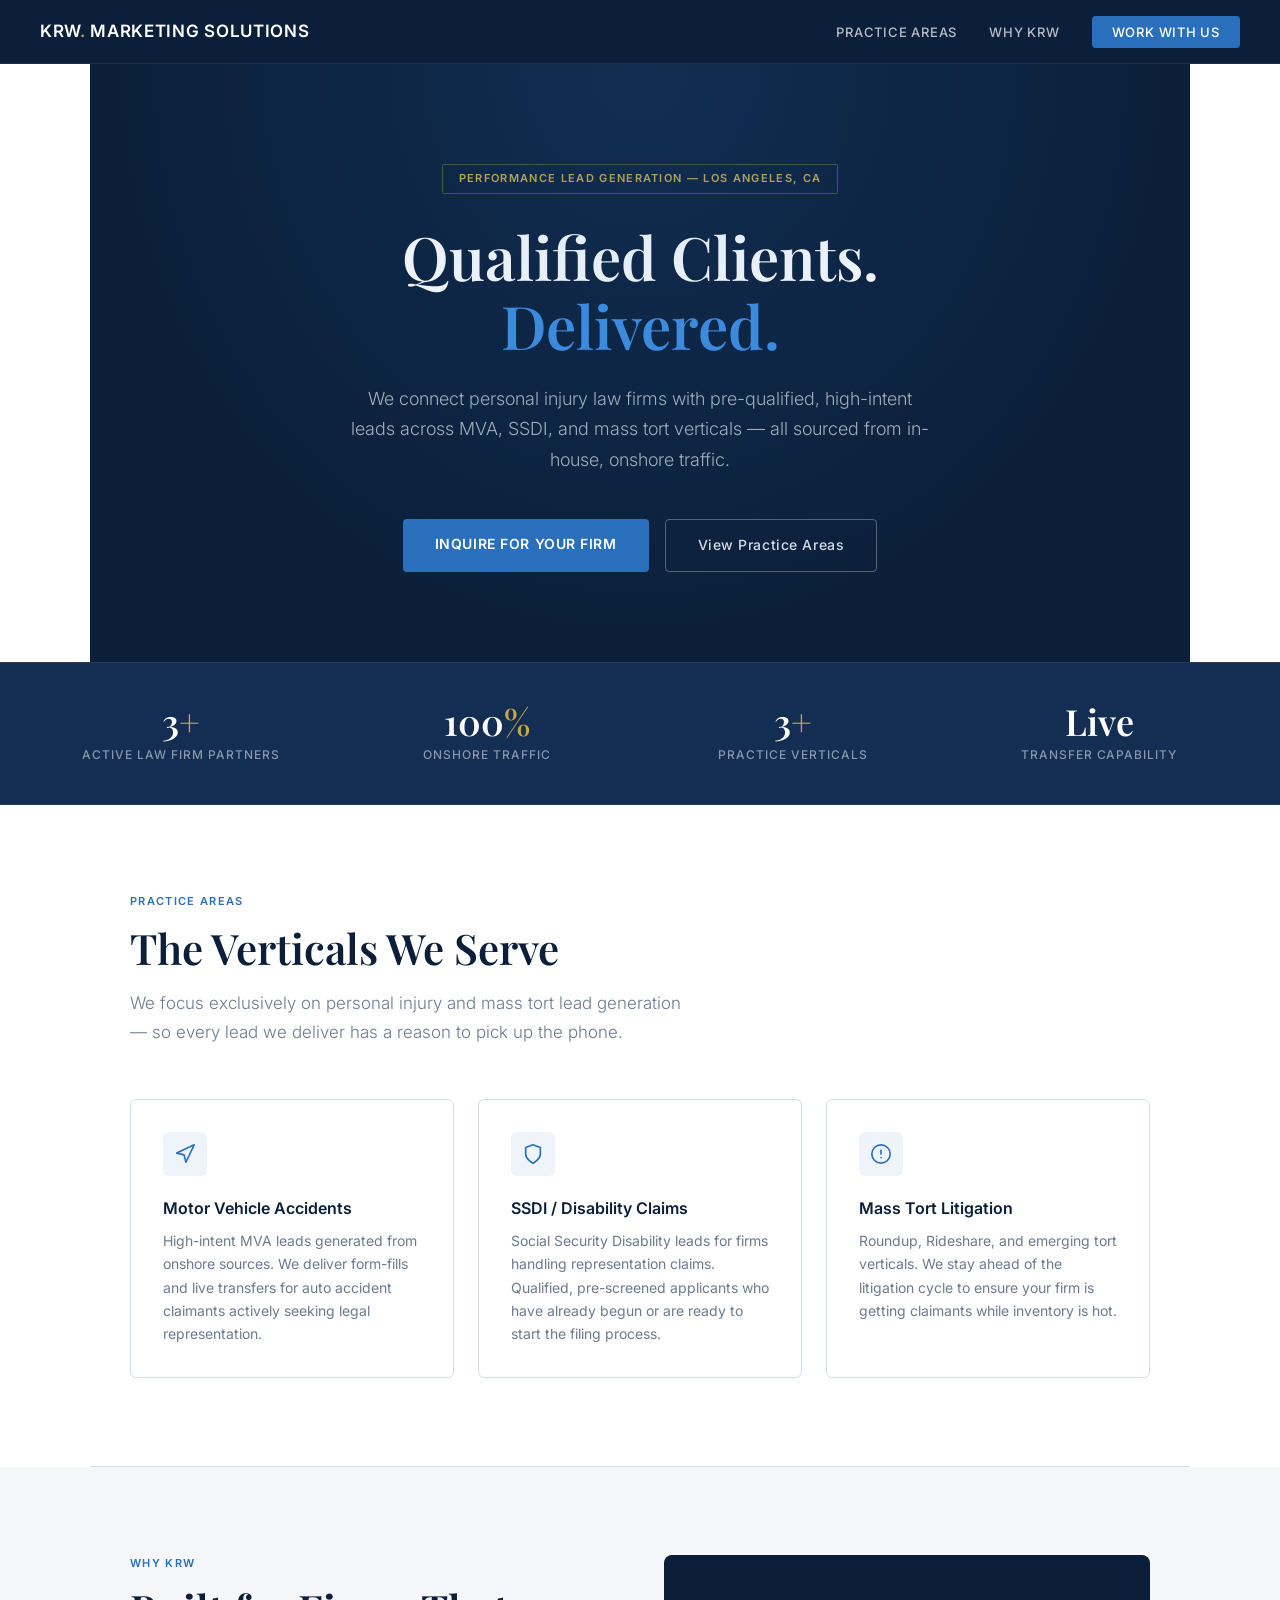
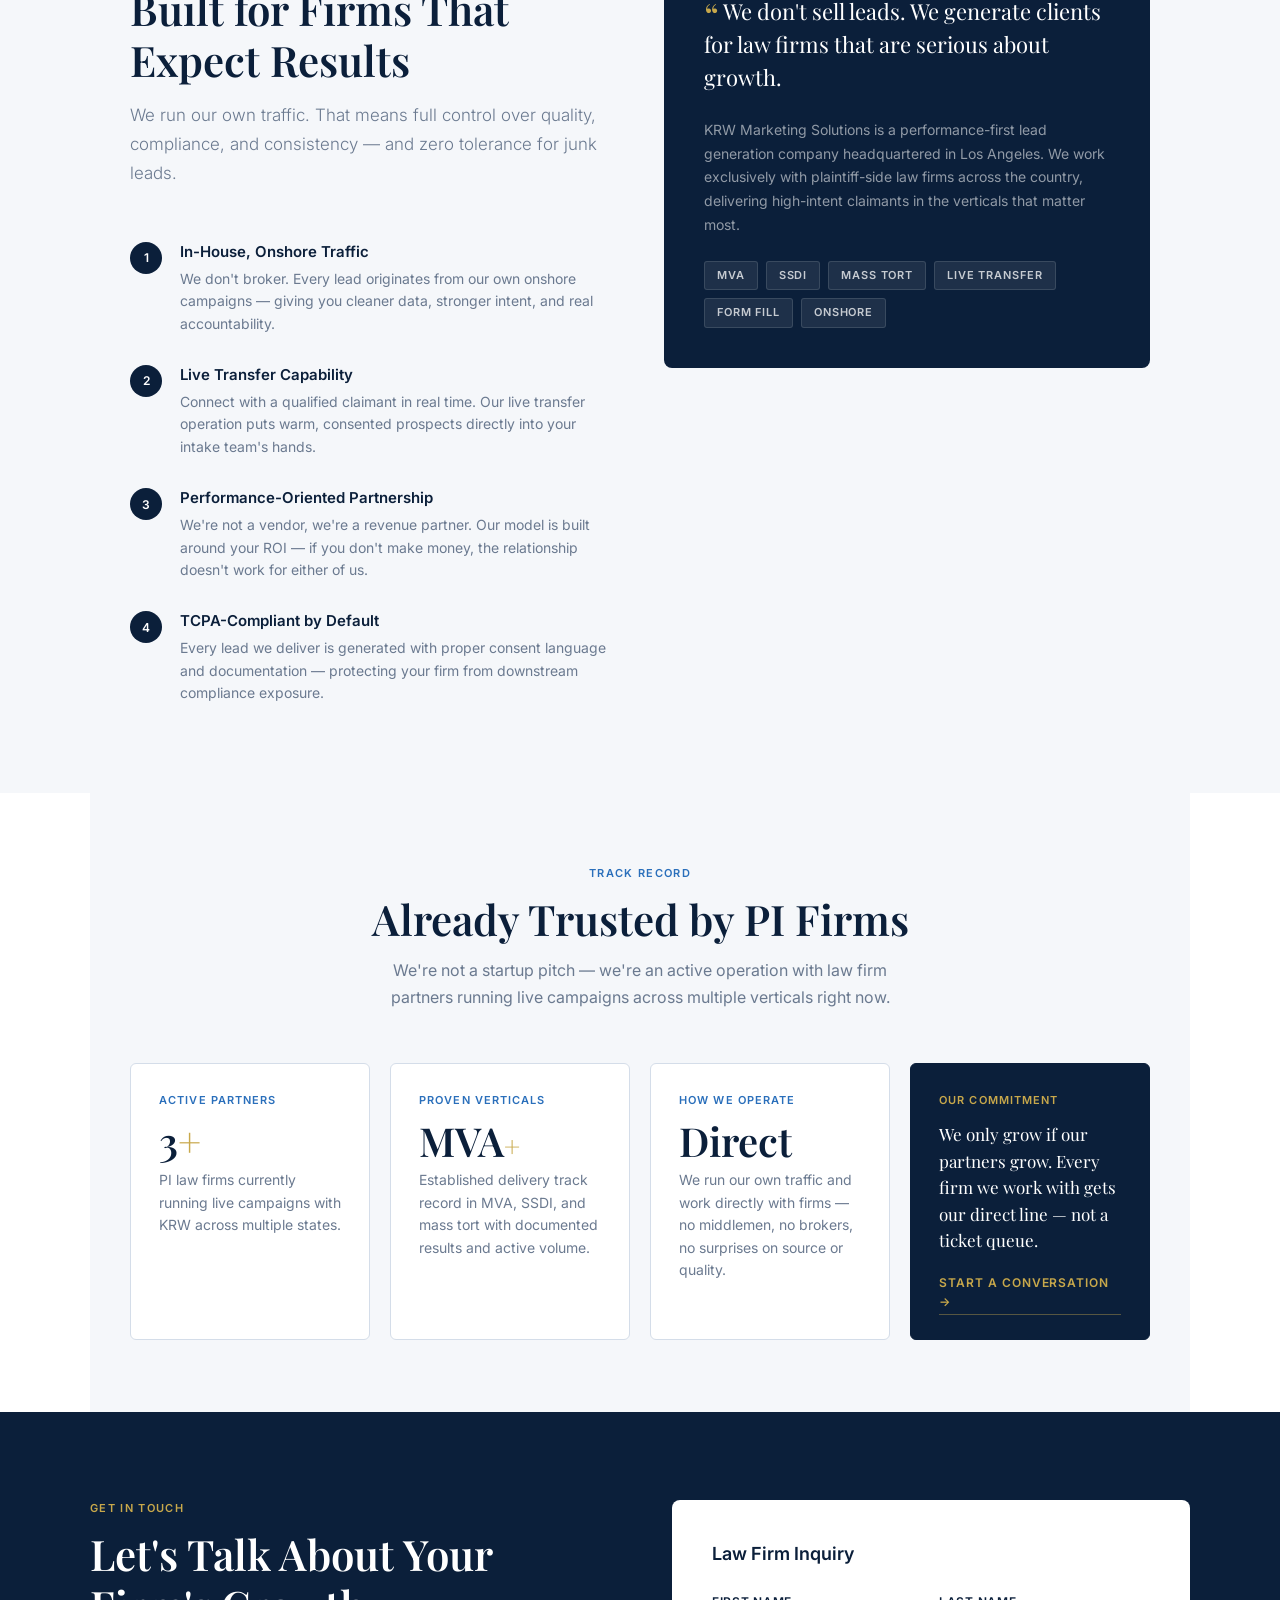
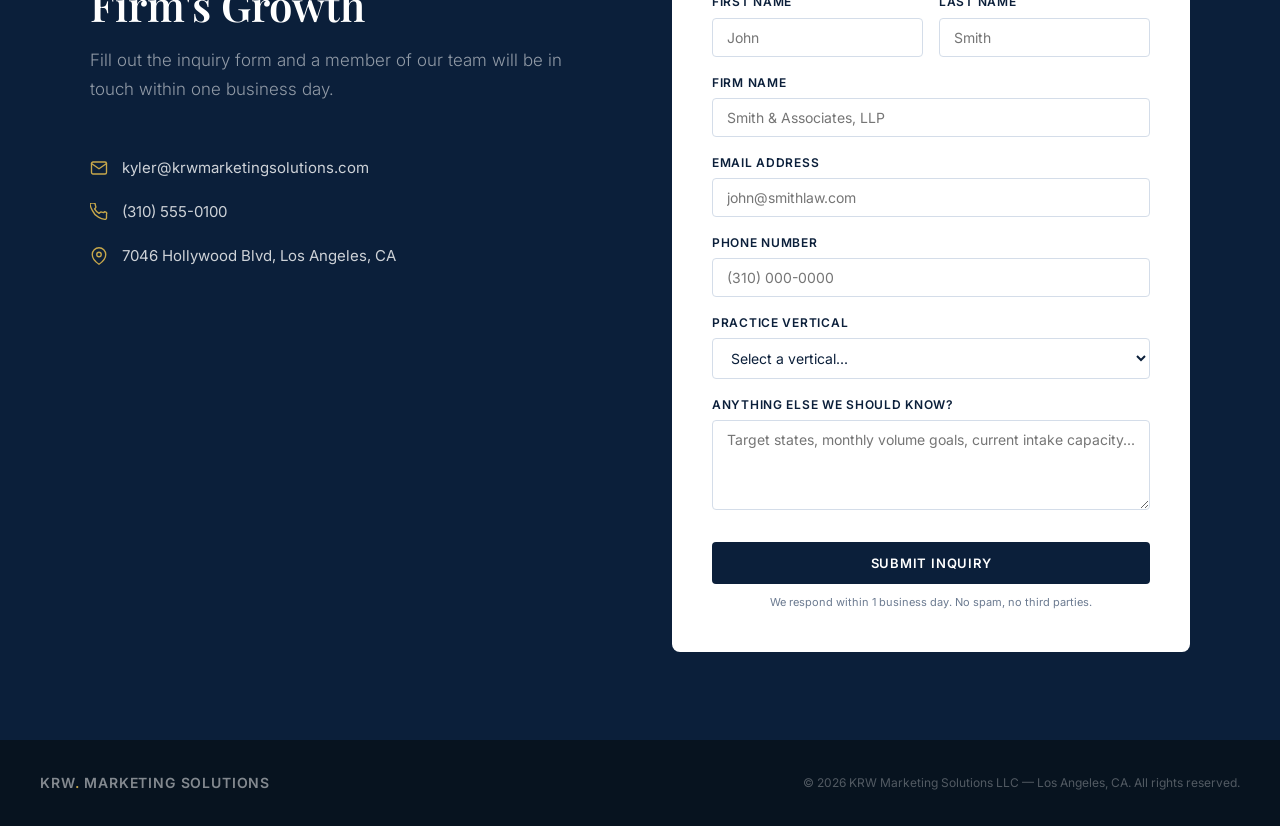
<file: index-17.html>
<!DOCTYPE html>
<html lang="en">
<head>
<meta charset="UTF-8" />
<meta name="viewport" content="width=device-width, initial-scale=1.0" />
<title>KRW Marketing Solutions — Performance Lead Generation for Law Firms</title>
<link href="https://fonts.googleapis.com/css2?family=Playfair+Display:wght@400;600&family=Inter:wght@300;400;500;600&display=swap" rel="stylesheet" />
<style>
  *, *::before, *::after { box-sizing: border-box; margin: 0; padding: 0; }

  :root {
    --navy: #0B1F3A;
    --navy-mid: #142D52;
    --navy-light: #1E3F6F;
    --blue-accent: #2A6FBB;
    --blue-bright: #3D8DE0;
    --off-white: #F5F7FA;
    --white: #FFFFFF;
    --text-muted: #6B7A90;
    --border: #D4DDE9;
    --gold: #C8A84B;
  }

  html { scroll-behavior: smooth; }

  body {
    font-family: 'Inter', sans-serif;
    background: var(--white);
    color: var(--navy);
    font-size: 16px;
    line-height: 1.6;
  }

  /* NAV */
  nav {
    position: sticky;
    top: 0;
    z-index: 100;
    background: var(--navy);
    border-bottom: 1px solid rgba(255,255,255,0.08);
    padding: 0 40px;
    display: flex;
    align-items: center;
    justify-content: space-between;
    height: 64px;
  }

  .nav-logo {
    font-family: 'Inter', sans-serif;
    font-weight: 600;
    font-size: 17px;
    color: var(--white);
    letter-spacing: 0.04em;
    text-transform: uppercase;
  }

  .nav-logo span {
    color: var(--gold);
  }

  .nav-links {
    display: flex;
    gap: 32px;
    list-style: none;
  }

  .nav-links a {
    color: rgba(255,255,255,0.7);
    text-decoration: none;
    font-size: 13px;
    font-weight: 500;
    letter-spacing: 0.06em;
    text-transform: uppercase;
    transition: color 0.2s;
  }

  .nav-links a:hover { color: var(--white); }

  .nav-cta {
    background: var(--blue-accent);
    color: var(--white) !important;
    padding: 8px 20px;
    border-radius: 4px;
    opacity: 1 !important;
  }

  .nav-cta:hover { background: var(--blue-bright); }

  /* HERO */
  .hero {
    background: var(--navy);
    padding: 100px 40px 90px;
    text-align: center;
    position: relative;
    overflow: hidden;
  }

  .hero::before {
    content: '';
    position: absolute;
    top: 0; left: 0; right: 0; bottom: 0;
    background: radial-gradient(ellipse at 50% 0%, rgba(42,111,187,0.18) 0%, transparent 70%);
    pointer-events: none;
  }

  .hero-eyebrow {
    display: inline-block;
    font-size: 11px;
    font-weight: 600;
    letter-spacing: 0.12em;
    text-transform: uppercase;
    color: var(--gold);
    border: 1px solid rgba(200,168,75,0.35);
    padding: 5px 16px;
    border-radius: 2px;
    margin-bottom: 28px;
  }

  .hero h1 {
    font-family: 'Playfair Display', serif;
    font-size: clamp(36px, 5vw, 60px);
    font-weight: 600;
    color: var(--white);
    line-height: 1.15;
    max-width: 820px;
    margin: 0 auto 24px;
  }

  .hero h1 em {
    font-style: normal;
    color: var(--blue-bright);
  }

  .hero-sub {
    font-size: 18px;
    font-weight: 300;
    color: rgba(255,255,255,0.65);
    max-width: 580px;
    margin: 0 auto 44px;
    line-height: 1.7;
  }

  .hero-btns {
    display: flex;
    gap: 16px;
    justify-content: center;
    flex-wrap: wrap;
  }

  .btn-primary {
    background: var(--blue-accent);
    color: var(--white);
    padding: 14px 32px;
    border-radius: 4px;
    font-weight: 600;
    font-size: 14px;
    letter-spacing: 0.04em;
    text-decoration: none;
    text-transform: uppercase;
    transition: background 0.2s;
  }

  .btn-primary:hover { background: var(--blue-bright); }

  .btn-outline {
    border: 1px solid rgba(255,255,255,0.3);
    color: rgba(255,255,255,0.85);
    padding: 14px 32px;
    border-radius: 4px;
    font-weight: 500;
    font-size: 14px;
    letter-spacing: 0.04em;
    text-decoration: none;
    transition: border-color 0.2s, color 0.2s;
  }

  .btn-outline:hover { border-color: rgba(255,255,255,0.7); color: var(--white); }

  /* STATS BAR */
  .stats-bar {
    background: var(--navy-mid);
    border-top: 1px solid rgba(255,255,255,0.07);
    border-bottom: 1px solid rgba(255,255,255,0.07);
    padding: 40px;
    display: grid;
    grid-template-columns: repeat(auto-fit, minmax(180px, 1fr));
    gap: 24px;
    text-align: center;
  }

  .stat-item {}

  .stat-num {
    font-family: 'Playfair Display', serif;
    font-size: 36px;
    font-weight: 600;
    color: var(--white);
    line-height: 1;
  }

  .stat-num span {
    color: var(--gold);
  }

  .stat-label {
    font-size: 12px;
    font-weight: 500;
    letter-spacing: 0.08em;
    text-transform: uppercase;
    color: rgba(255,255,255,0.5);
    margin-top: 6px;
  }

  /* SECTIONS */
  section {
    padding: 88px 40px;
    max-width: 1100px;
    margin: 0 auto;
  }

  .section-eyebrow {
    font-size: 11px;
    font-weight: 600;
    letter-spacing: 0.12em;
    text-transform: uppercase;
    color: var(--blue-accent);
    margin-bottom: 12px;
  }

  .section-title {
    font-family: 'Playfair Display', serif;
    font-size: clamp(28px, 3.5vw, 42px);
    font-weight: 600;
    color: var(--navy);
    line-height: 1.2;
    margin-bottom: 16px;
  }

  .section-sub {
    font-size: 17px;
    font-weight: 300;
    color: var(--text-muted);
    max-width: 560px;
    line-height: 1.7;
    margin-bottom: 52px;
  }

  /* VERTICALS */
  .verticals-grid {
    display: grid;
    grid-template-columns: repeat(auto-fit, minmax(280px, 1fr));
    gap: 24px;
  }

  .vertical-card {
    border: 1px solid var(--border);
    border-radius: 6px;
    padding: 32px;
    background: var(--white);
    transition: border-color 0.2s, box-shadow 0.2s;
  }

  .vertical-card:hover {
    border-color: var(--blue-accent);
    box-shadow: 0 4px 24px rgba(42,111,187,0.1);
  }

  .vertical-icon {
    width: 44px;
    height: 44px;
    background: rgba(42,111,187,0.08);
    border-radius: 6px;
    display: flex;
    align-items: center;
    justify-content: center;
    margin-bottom: 20px;
  }

  .vertical-icon svg {
    width: 22px;
    height: 22px;
    stroke: var(--blue-accent);
    fill: none;
    stroke-width: 1.8;
    stroke-linecap: round;
    stroke-linejoin: round;
  }

  .vertical-card h3 {
    font-size: 16px;
    font-weight: 600;
    color: var(--navy);
    margin-bottom: 8px;
  }

  .vertical-card p {
    font-size: 14px;
    color: var(--text-muted);
    line-height: 1.65;
  }

  /* WHY KRW */
  .why-section {
    background: var(--off-white);
    padding: 88px 0;
  }

  .why-inner {
    max-width: 1100px;
    margin: 0 auto;
    padding: 0 40px;
  }

  .why-grid {
    display: grid;
    grid-template-columns: 1fr 1fr;
    gap: 48px;
    align-items: start;
  }

  .why-list {
    display: flex;
    flex-direction: column;
    gap: 28px;
  }

  .why-item {
    display: flex;
    gap: 18px;
    align-items: flex-start;
  }

  .why-num {
    width: 32px;
    height: 32px;
    background: var(--navy);
    color: var(--white);
    border-radius: 50%;
    display: flex;
    align-items: center;
    justify-content: center;
    font-size: 12px;
    font-weight: 600;
    flex-shrink: 0;
    margin-top: 2px;
  }

  .why-item h4 {
    font-size: 15px;
    font-weight: 600;
    color: var(--navy);
    margin-bottom: 4px;
  }

  .why-item p {
    font-size: 14px;
    color: var(--text-muted);
    line-height: 1.6;
  }

  .why-callout {
    background: var(--navy);
    border-radius: 8px;
    padding: 40px;
    color: var(--white);
  }

  .why-callout-quote {
    font-family: 'Playfair Display', serif;
    font-size: 22px;
    font-weight: 400;
    color: var(--white);
    line-height: 1.5;
    margin-bottom: 24px;
  }

  .why-callout-quote::before {
    content: '\201C';
    color: var(--gold);
    font-size: 36px;
    line-height: 0;
    vertical-align: -10px;
    margin-right: 4px;
  }

  .callout-tags {
    display: flex;
    flex-wrap: wrap;
    gap: 8px;
    margin-top: 24px;
  }

  .tag {
    font-size: 11px;
    font-weight: 600;
    letter-spacing: 0.08em;
    text-transform: uppercase;
    background: rgba(255,255,255,0.08);
    color: rgba(255,255,255,0.75);
    padding: 5px 12px;
    border-radius: 3px;
    border: 1px solid rgba(255,255,255,0.12);
  }

  /* DIVIDER */
  .divider {
    border: none;
    border-top: 1px solid var(--border);
    max-width: 1100px;
    margin: 0 auto;
  }

  /* CONTACT */
  .contact-section {
    background: var(--navy);
    padding: 88px 40px;
  }

  .contact-inner {
    max-width: 1100px;
    margin: 0 auto;
    display: grid;
    grid-template-columns: 1fr 1fr;
    gap: 64px;
    align-items: start;
  }

  .contact-left .section-title { color: var(--white); }
  .contact-left .section-eyebrow { color: var(--gold); }
  .contact-left .section-sub { color: rgba(255,255,255,0.55); }

  .contact-detail {
    display: flex;
    align-items: center;
    gap: 14px;
    margin-bottom: 20px;
    color: rgba(255,255,255,0.8);
    font-size: 15px;
  }

  .contact-detail svg {
    width: 18px;
    height: 18px;
    stroke: var(--gold);
    fill: none;
    stroke-width: 1.8;
    stroke-linecap: round;
    stroke-linejoin: round;
    flex-shrink: 0;
  }

  .contact-detail a {
    color: rgba(255,255,255,0.8);
    text-decoration: none;
  }

  .contact-detail a:hover { color: var(--white); text-decoration: underline; }

  /* FORM */
  .contact-form {
    background: var(--white);
    border-radius: 8px;
    padding: 40px;
  }

  .contact-form h3 {
    font-size: 18px;
    font-weight: 600;
    color: var(--navy);
    margin-bottom: 24px;
  }

  .form-row {
    display: grid;
    grid-template-columns: 1fr 1fr;
    gap: 16px;
  }

  .form-group {
    margin-bottom: 16px;
  }

  label {
    display: block;
    font-size: 12px;
    font-weight: 600;
    letter-spacing: 0.06em;
    text-transform: uppercase;
    color: var(--navy);
    margin-bottom: 6px;
  }

  input, select, textarea {
    width: 100%;
    border: 1px solid var(--border);
    border-radius: 4px;
    padding: 10px 14px;
    font-family: 'Inter', sans-serif;
    font-size: 14px;
    color: var(--navy);
    background: var(--white);
    outline: none;
    transition: border-color 0.2s;
  }

  input:focus, select:focus, textarea:focus {
    border-color: var(--blue-accent);
  }

  textarea { resize: vertical; min-height: 90px; }

  .form-submit {
    width: 100%;
    background: var(--navy);
    color: var(--white);
    border: none;
    padding: 13px 24px;
    border-radius: 4px;
    font-family: 'Inter', sans-serif;
    font-size: 13px;
    font-weight: 600;
    letter-spacing: 0.06em;
    text-transform: uppercase;
    cursor: pointer;
    transition: background 0.2s;
    margin-top: 8px;
  }

  .form-submit:hover { background: var(--blue-accent); }

  .form-note {
    font-size: 11px;
    color: var(--text-muted);
    margin-top: 10px;
    text-align: center;
  }

  /* FOOTER */
  footer {
    background: #07131F;
    padding: 32px 40px;
    display: flex;
    align-items: center;
    justify-content: space-between;
    flex-wrap: wrap;
    gap: 16px;
  }

  .footer-logo {
    font-family: 'Inter', sans-serif;
    font-weight: 600;
    font-size: 14px;
    color: rgba(255,255,255,0.5);
    letter-spacing: 0.06em;
    text-transform: uppercase;
  }

  .footer-logo span { color: var(--gold); }

  footer p {
    font-size: 12px;
    color: rgba(255,255,255,0.3);
  }

  /* SUCCESS MESSAGE */
  .form-success {
    display: none;
    text-align: center;
    padding: 24px 0;
  }

  .form-success h4 {
    font-size: 18px;
    font-weight: 600;
    color: var(--navy);
    margin-bottom: 8px;
  }

  .form-success p {
    color: var(--text-muted);
    font-size: 14px;
  }

  /* RESPONSIVE */
  @media (max-width: 768px) {
    nav { padding: 0 20px; }
    .nav-links { display: none; }
    .hero, section { padding: 64px 24px; }
    .why-grid, .contact-inner { grid-template-columns: 1fr; gap: 40px; }
    .form-row { grid-template-columns: 1fr; }
    .stats-bar { grid-template-columns: repeat(2, 1fr); padding: 32px 24px; }
    .contact-section { padding: 64px 24px; }
    footer { padding: 24px; flex-direction: column; text-align: center; }
  }
</style>
</head>
<body>

<!-- NAV -->
<nav>
  <div class="nav-logo">KRW<span>.</span> Marketing Solutions</div>
  <ul class="nav-links">
    <li><a href="#verticals">Practice Areas</a></li>
    <li><a href="#why">Why KRW</a></li>
    <li><a href="#contact" class="nav-cta">Work With Us</a></li>
  </ul>
</nav>

<!-- HERO -->
<section class="hero">
  <div class="hero-eyebrow">Performance Lead Generation &mdash; Los Angeles, CA</div>
  <h1>Qualified Clients.<br /><em>Delivered.</em></h1>
  <p class="hero-sub">We connect personal injury law firms with pre-qualified, high-intent leads across MVA, SSDI, and mass tort verticals — all sourced from in-house, onshore traffic.</p>
  <div class="hero-btns">
    <a href="#contact" class="btn-primary">Inquire for Your Firm</a>
    <a href="#verticals" class="btn-outline">View Practice Areas</a>
  </div>
</section>

<!-- STATS BAR -->
<div class="stats-bar">
  <div class="stat-item">
    <div class="stat-num">3<span>+</span></div>
    <div class="stat-label">Active Law Firm Partners</div>
  </div>
  <div class="stat-item">
    <div class="stat-num">100<span>%</span></div>
    <div class="stat-label">Onshore Traffic</div>
  </div>
  <div class="stat-item">
    <div class="stat-num">3<span>+</span></div>
    <div class="stat-label">Practice Verticals</div>
  </div>
  <div class="stat-item">
    <div class="stat-num">Live</div>
    <div class="stat-label">Transfer Capability</div>
  </div>
</div>

<!-- VERTICALS -->
<section id="verticals">
  <div class="section-eyebrow">Practice Areas</div>
  <h2 class="section-title">The Verticals We Serve</h2>
  <p class="section-sub">We focus exclusively on personal injury and mass tort lead generation — so every lead we deliver has a reason to pick up the phone.</p>

  <div class="verticals-grid">

    <div class="vertical-card">
      <div class="vertical-icon">
        <svg viewBox="0 0 24 24"><path d="M3 11l19-9-9 19-2-8-8-2z"/></svg>
      </div>
      <h3>Motor Vehicle Accidents</h3>
      <p>High-intent MVA leads generated from onshore sources. We deliver form-fills and live transfers for auto accident claimants actively seeking legal representation.</p>
    </div>

    <div class="vertical-card">
      <div class="vertical-icon">
        <svg viewBox="0 0 24 24"><path d="M12 22s8-4 8-10V5l-8-3-8 3v7c0 6 8 10 8 10z"/></svg>
      </div>
      <h3>SSDI / Disability Claims</h3>
      <p>Social Security Disability leads for firms handling representation claims. Qualified, pre-screened applicants who have already begun or are ready to start the filing process.</p>
    </div>

    <div class="vertical-card">
      <div class="vertical-icon">
        <svg viewBox="0 0 24 24"><circle cx="12" cy="12" r="10"/><line x1="12" y1="8" x2="12" y2="12"/><line x1="12" y1="16" x2="12.01" y2="16"/></svg>
      </div>
      <h3>Mass Tort Litigation</h3>
      <p>Roundup, Rideshare, and emerging tort verticals. We stay ahead of the litigation cycle to ensure your firm is getting claimants while inventory is hot.</p>
    </div>

  </div>
</section>

<hr class="divider" />

<!-- WHY KRW -->
<div class="why-section" id="why">
  <div class="why-inner">
    <div class="why-grid">
      <div>
        <div class="section-eyebrow">Why KRW</div>
        <h2 class="section-title">Built for Firms That Expect Results</h2>
        <p class="section-sub">We run our own traffic. That means full control over quality, compliance, and consistency — and zero tolerance for junk leads.</p>

        <div class="why-list">
          <div class="why-item">
            <div class="why-num">1</div>
            <div>
              <h4>In-House, Onshore Traffic</h4>
              <p>We don't broker. Every lead originates from our own onshore campaigns — giving you cleaner data, stronger intent, and real accountability.</p>
            </div>
          </div>
          <div class="why-item">
            <div class="why-num">2</div>
            <div>
              <h4>Live Transfer Capability</h4>
              <p>Connect with a qualified claimant in real time. Our live transfer operation puts warm, consented prospects directly into your intake team's hands.</p>
            </div>
          </div>
          <div class="why-item">
            <div class="why-num">3</div>
            <div>
              <h4>Performance-Oriented Partnership</h4>
              <p>We're not a vendor, we're a revenue partner. Our model is built around your ROI — if you don't make money, the relationship doesn't work for either of us.</p>
            </div>
          </div>
          <div class="why-item">
            <div class="why-num">4</div>
            <div>
              <h4>TCPA-Compliant by Default</h4>
              <p>Every lead we deliver is generated with proper consent language and documentation — protecting your firm from downstream compliance exposure.</p>
            </div>
          </div>
        </div>
      </div>

      <div class="why-callout">
        <div class="why-callout-quote">We don't sell leads. We generate clients for law firms that are serious about growth.</div>
        <p style="font-size: 14px; color: rgba(255,255,255,0.55); line-height: 1.7;">KRW Marketing Solutions is a performance-first lead generation company headquartered in Los Angeles. We work exclusively with plaintiff-side law firms across the country, delivering high-intent claimants in the verticals that matter most.</p>
        <div class="callout-tags">
          <span class="tag">MVA</span>
          <span class="tag">SSDI</span>
          <span class="tag">Mass Tort</span>
          <span class="tag">Live Transfer</span>
          <span class="tag">Form Fill</span>
          <span class="tag">Onshore</span>
        </div>
      </div>

    </div>
  </div>
</div>

<!-- TRACK RECORD -->
<section id="track-record" style="background: var(--off-white); padding: 72px 40px;">
  <div style="max-width: 1100px; margin: 0 auto;">
    <div style="text-align: center; margin-bottom: 52px;">
      <div class="section-eyebrow" style="display: block;">Track Record</div>
      <h2 class="section-title" style="margin: 0 auto 12px;">Already Trusted by PI Firms</h2>
      <p style="font-size: 16px; color: var(--text-muted); max-width: 520px; margin: 0 auto; line-height: 1.7;">We're not a startup pitch — we're an active operation with law firm partners running live campaigns across multiple verticals right now.</p>
    </div>

    <div style="display: grid; grid-template-columns: repeat(auto-fit, minmax(240px, 1fr)); gap: 20px;">

      <div style="background: var(--white); border: 1px solid var(--border); border-radius: 6px; padding: 28px 28px 24px;">
        <div style="font-size: 11px; font-weight: 600; letter-spacing: 0.1em; text-transform: uppercase; color: var(--blue-accent); margin-bottom: 12px;">Active Partners</div>
        <div style="font-family: 'Playfair Display', serif; font-size: 40px; font-weight: 600; color: var(--navy); line-height: 1;">3<span style="color: var(--gold);">+</span></div>
        <div style="font-size: 14px; color: var(--text-muted); margin-top: 8px; line-height: 1.6;">PI law firms currently running live campaigns with KRW across multiple states.</div>
      </div>

      <div style="background: var(--white); border: 1px solid var(--border); border-radius: 6px; padding: 28px 28px 24px;">
        <div style="font-size: 11px; font-weight: 600; letter-spacing: 0.1em; text-transform: uppercase; color: var(--blue-accent); margin-bottom: 12px;">Proven Verticals</div>
        <div style="font-family: 'Playfair Display', serif; font-size: 40px; font-weight: 600; color: var(--navy); line-height: 1;">MVA<span style="color: var(--gold); font-size: 28px;">+</span></div>
        <div style="font-size: 14px; color: var(--text-muted); margin-top: 8px; line-height: 1.6;">Established delivery track record in MVA, SSDI, and mass tort with documented results and active volume.</div>
      </div>

      <div style="background: var(--white); border: 1px solid var(--border); border-radius: 6px; padding: 28px 28px 24px;">
        <div style="font-size: 11px; font-weight: 600; letter-spacing: 0.1em; text-transform: uppercase; color: var(--blue-accent); margin-bottom: 12px;">How We Operate</div>
        <div style="font-family: 'Playfair Display', serif; font-size: 40px; font-weight: 600; color: var(--navy); line-height: 1;">Direct</div>
        <div style="font-size: 14px; color: var(--text-muted); margin-top: 8px; line-height: 1.6;">We run our own traffic and work directly with firms — no middlemen, no brokers, no surprises on source or quality.</div>
      </div>

      <div style="background: var(--navy); border: 1px solid var(--navy); border-radius: 6px; padding: 28px 28px 24px;">
        <div style="font-size: 11px; font-weight: 600; letter-spacing: 0.1em; text-transform: uppercase; color: var(--gold); margin-bottom: 12px;">Our Commitment</div>
        <p style="font-family: 'Playfair Display', serif; font-size: 17px; font-weight: 400; color: var(--white); line-height: 1.55; margin: 0;">We only grow if our partners grow. Every firm we work with gets our direct line — not a ticket queue.</p>
        <a href="#contact" style="display: inline-block; margin-top: 20px; font-size: 12px; font-weight: 600; letter-spacing: 0.08em; text-transform: uppercase; color: var(--gold); text-decoration: none; border-bottom: 1px solid rgba(200,168,75,0.4); padding-bottom: 2px;">Start a Conversation &rarr;</a>
      </div>

    </div>
  </div>
</section>

<!-- CONTACT -->
<div class="contact-section" id="contact">
  <div class="contact-inner">

    <div class="contact-left">
      <div class="section-eyebrow">Get In Touch</div>
      <h2 class="section-title">Let's Talk About Your Firm's Growth</h2>
      <p class="section-sub">Fill out the inquiry form and a member of our team will be in touch within one business day.</p>

      <div class="contact-detail">
        <svg viewBox="0 0 24 24"><path d="M4 4h16c1.1 0 2 .9 2 2v12c0 1.1-.9 2-2 2H4c-1.1 0-2-.9-2-2V6c0-1.1.9-2 2-2z"/><polyline points="22,6 12,13 2,6"/></svg>
        <a href="mailto:kyler@krwmarketingsolutions.com">kyler@krwmarketingsolutions.com</a>
      </div>

      <div class="contact-detail">
        <svg viewBox="0 0 24 24"><path d="M22 16.92v3a2 2 0 01-2.18 2 19.79 19.79 0 01-8.63-3.07A19.5 19.5 0 013.07 9.81a19.79 19.79 0 01-3.07-8.67A2 2 0 012 0h3a2 2 0 012 1.72 12.84 12.84 0 00.7 2.81 2 2 0 01-.45 2.11L6.09 7.91a16 16 0 006 6l1.27-1.27a2 2 0 012.11-.45 12.84 12.84 0 002.81.7A2 2 0 0122 14.92v2z"/></svg>
        <a href="tel:+13105550100">(310) 555-0100</a>
      </div>

      <div class="contact-detail">
        <svg viewBox="0 0 24 24"><path d="M21 10c0 7-9 13-9 13s-9-6-9-13a9 9 0 0118 0z"/><circle cx="12" cy="10" r="3"/></svg>
        <span>7046 Hollywood Blvd, Los Angeles, CA</span>
      </div>
    </div>

    <div class="contact-form">
      <h3>Law Firm Inquiry</h3>

      <div id="formWrap">
        <div class="form-row">
          <div class="form-group">
            <label for="fname">First Name</label>
            <input type="text" id="fname" placeholder="John" />
          </div>
          <div class="form-group">
            <label for="lname">Last Name</label>
            <input type="text" id="lname" placeholder="Smith" />
          </div>
        </div>

        <div class="form-group">
          <label for="firm">Firm Name</label>
          <input type="text" id="firm" placeholder="Smith & Associates, LLP" />
        </div>

        <div class="form-group">
          <label for="email">Email Address</label>
          <input type="email" id="email" placeholder="john@smithlaw.com" />
        </div>

        <div class="form-group">
          <label for="phone">Phone Number</label>
          <input type="tel" id="phone" placeholder="(310) 000-0000" />
        </div>

        <div class="form-group">
          <label for="vertical">Practice Vertical</label>
          <select id="vertical">
            <option value="">Select a vertical...</option>
            <option>Motor Vehicle Accident (MVA)</option>
            <option>SSDI / Disability</option>
            <option>Mass Tort — Roundup</option>
            <option>Mass Tort — Rideshare</option>
            <option>Other / Multiple</option>
          </select>
        </div>

        <div class="form-group">
          <label for="message">Anything else we should know?</label>
          <textarea id="message" placeholder="Target states, monthly volume goals, current intake capacity..."></textarea>
        </div>

        <button class="form-submit" onclick="submitForm()">Submit Inquiry</button>
        <p class="form-note">We respond within 1 business day. No spam, no third parties.</p>
      </div>

      <div class="form-success" id="formSuccess">
        <svg viewBox="0 0 24 24" style="width:48px;height:48px;stroke:#1E3F6F;fill:none;stroke-width:1.8;stroke-linecap:round;stroke-linejoin:round;margin:0 auto 16px;display:block"><path d="M22 11.08V12a10 10 0 11-5.93-9.14"/><polyline points="22 4 12 14.01 9 11.01"/></svg>
        <h4>Inquiry Received</h4>
        <p>Thank you — a member of our team will follow up with you within one business day.</p>
      </div>
    </div>

  </div>
</div>

<!-- FOOTER -->
<footer>
  <div class="footer-logo">KRW<span>.</span> Marketing Solutions</div>
  <p>&copy; 2026 KRW Marketing Solutions LLC &mdash; Los Angeles, CA. All rights reserved.</p>
</footer>

<script>
function submitForm() {
  const required = ['fname','lname','firm','email','phone','vertical'];
  let valid = true;
  required.forEach(id => {
    const el = document.getElementById(id);
    if (!el.value.trim()) {
      el.style.borderColor = '#E24B4A';
      valid = false;
    } else {
      el.style.borderColor = '';
    }
  });
  if (!valid) return;
  document.getElementById('formWrap').style.display = 'none';
  document.getElementById('formSuccess').style.display = 'block';
}
</script>

</body>
</html>
</file>
